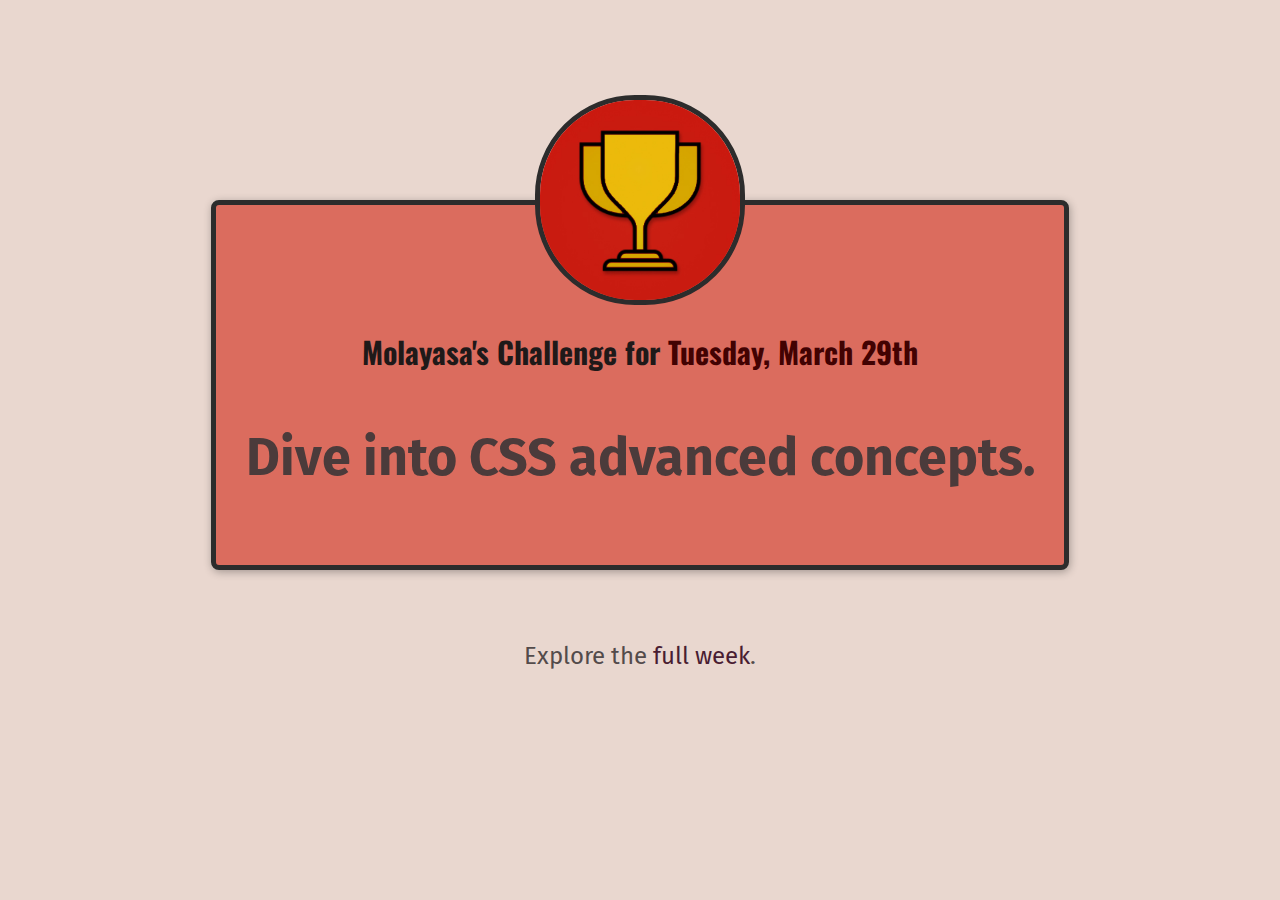
<file: challenges_page/index.html>
<!DOCTYPE html>
<html lang="en">
  <head>
    <meta charset="UTF-8" />
    <link rel="preconnect" href="https://fonts.gstatic.com" />
    <link
      href="https://fonts.googleapis.com/css2?family=Fira+Sans:wght@400;700&family=Oswald:wght@700&display=swap"
      rel="stylesheet"
    />
    <link href="styles/shared.css" rel="stylesheet" />
    <link href="styles/daily-challenge.css" rel="stylesheet" />
    <title>My Daily Challenge</title>
  </head>
  <body>
    <main>
      <img src="images/challenges-trophy.jpg" alt="A trophy" />
      <h1>Molayasa's Challenge for <span>Tuesday, March 29th</span></h1>

      <p id="todays-challenge">
        Dive into CSS advanced concepts.
      </p>
    </main>

    <footer>
      <p>Explore the <a href="full-week.html">full week</a>.</p>
    </footer>
  </body>
</html>
</file>
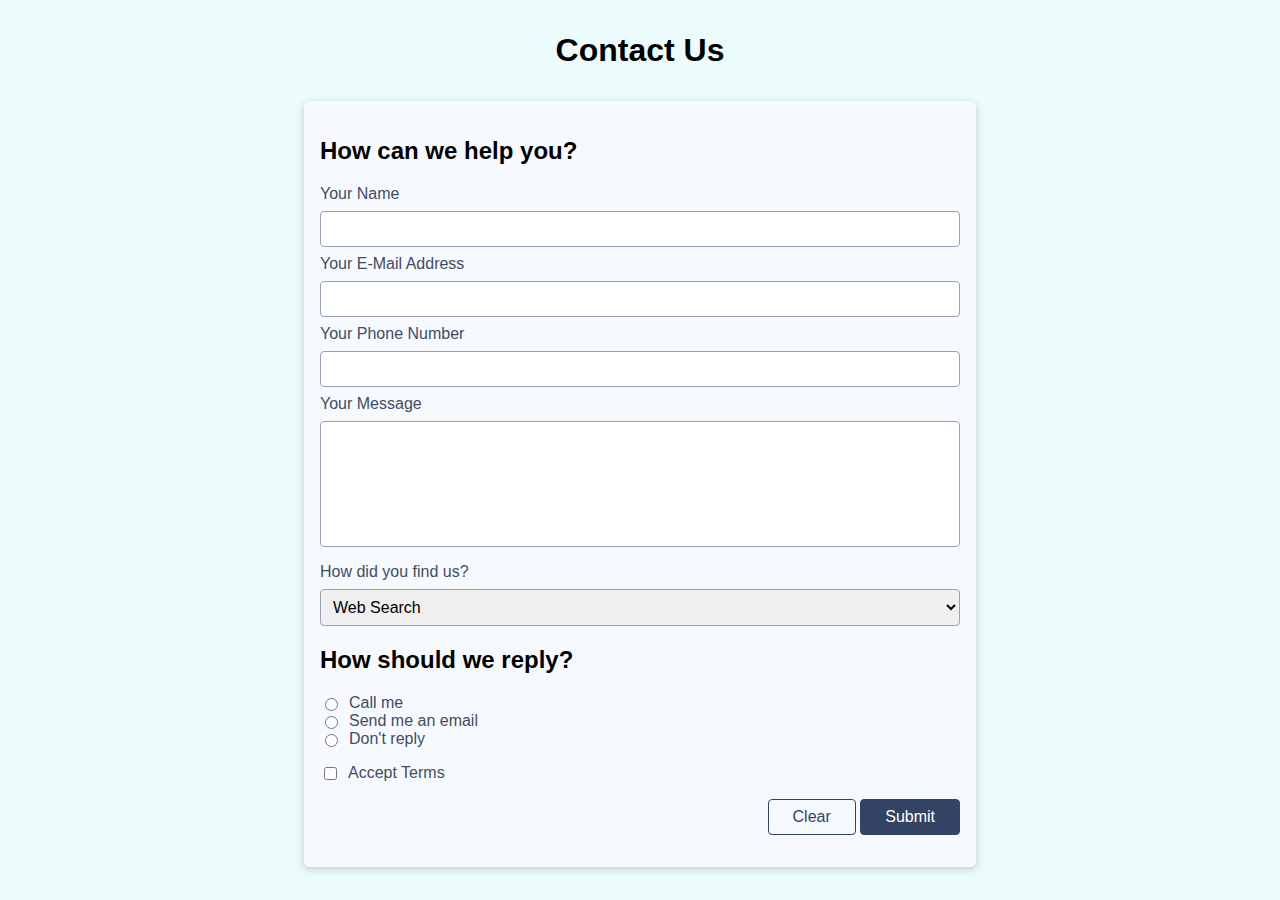
<file: forms/index.html>
<!DOCTYPE html>
<html lang="en">
  <head>
    <meta charset="UTF-8" />
    <meta name="viewport" content="width=device-width, initial-scale=1.0" />
    <title>Forms Challenge</title>
    <link rel="stylesheet" href="styles.css" />
  </head>
  <body>
    <header>
      <h1>Contact Us</h1>
    </header>
    <main>
      <form action="/challenge" method="GET">
        <section>
          <h2>How can we help you?</h2>
          <ul>
            <li>
              <label for="username">Your Name</label>
              <input type="text" id="username" name="username" required />
            </li>
            <li>
              <label for="email">Your E-Mail Address</label>
              <input type="email" id="email" name="email" required />
            </li>
            <li>
              <label for="phone">Your Phone Number</label>
              <input
                type="tel"
                id="phone"
                name="phone"
                required
                minlength="5"
              />
            </li>
            <li>
              <label for="message">Your Message</label>
              <textarea
                id="message"
                name="message"
                required
                minlength="10"
                maxlength="200"
                rows="6"
              ></textarea>
            </li>
          </ul>
        </section>
        <section>
          <label for="channel">How did you find us?</label>
          <select name="channel" id="channel" required>
            <option value="search">Web Search</option>
            <option value="word-of-mouth">Word of Mouth</option>
            <option value="other">Other</option>
          </select>
        </section>
        <section>
          <h2>How should we reply?</h2>
          <ul>
            <li class="inline-control">
              <input
                type="radio"
                name="reply"
                id="reply-phone"
                value="phone"
                required
              />
              <label for="reply-phone">Call me</label>
            </li>
            <li class="inline-control">
              <input
                type="radio"
                name="reply"
                id="reply-email"
                value="email"
                required
              />
              <label for="reply-email">Send me an email</label>
            </li>
            <li class="inline-control">
              <input
                type="radio"
                name="reply"
                id="reply-none"
                value="none"
                required
              />
              <label for="reply-none">Don't reply</label>
            </li>
          </ul>
        </section>
        <section class="inline-control">
          <input
            type="checkbox"
            name="accept-terms"
            id="accept-terms"
            required
          />
          <label for="accept-terms">Accept Terms</label>
        </section>
        <section id="form-actions">
          <button type="reset" class="btn-empty">Clear</button>
          <button type="submit" class="btn-filled">Submit</button>
        </section>
      </form>
    </main>
  </body>
</html>
</file>
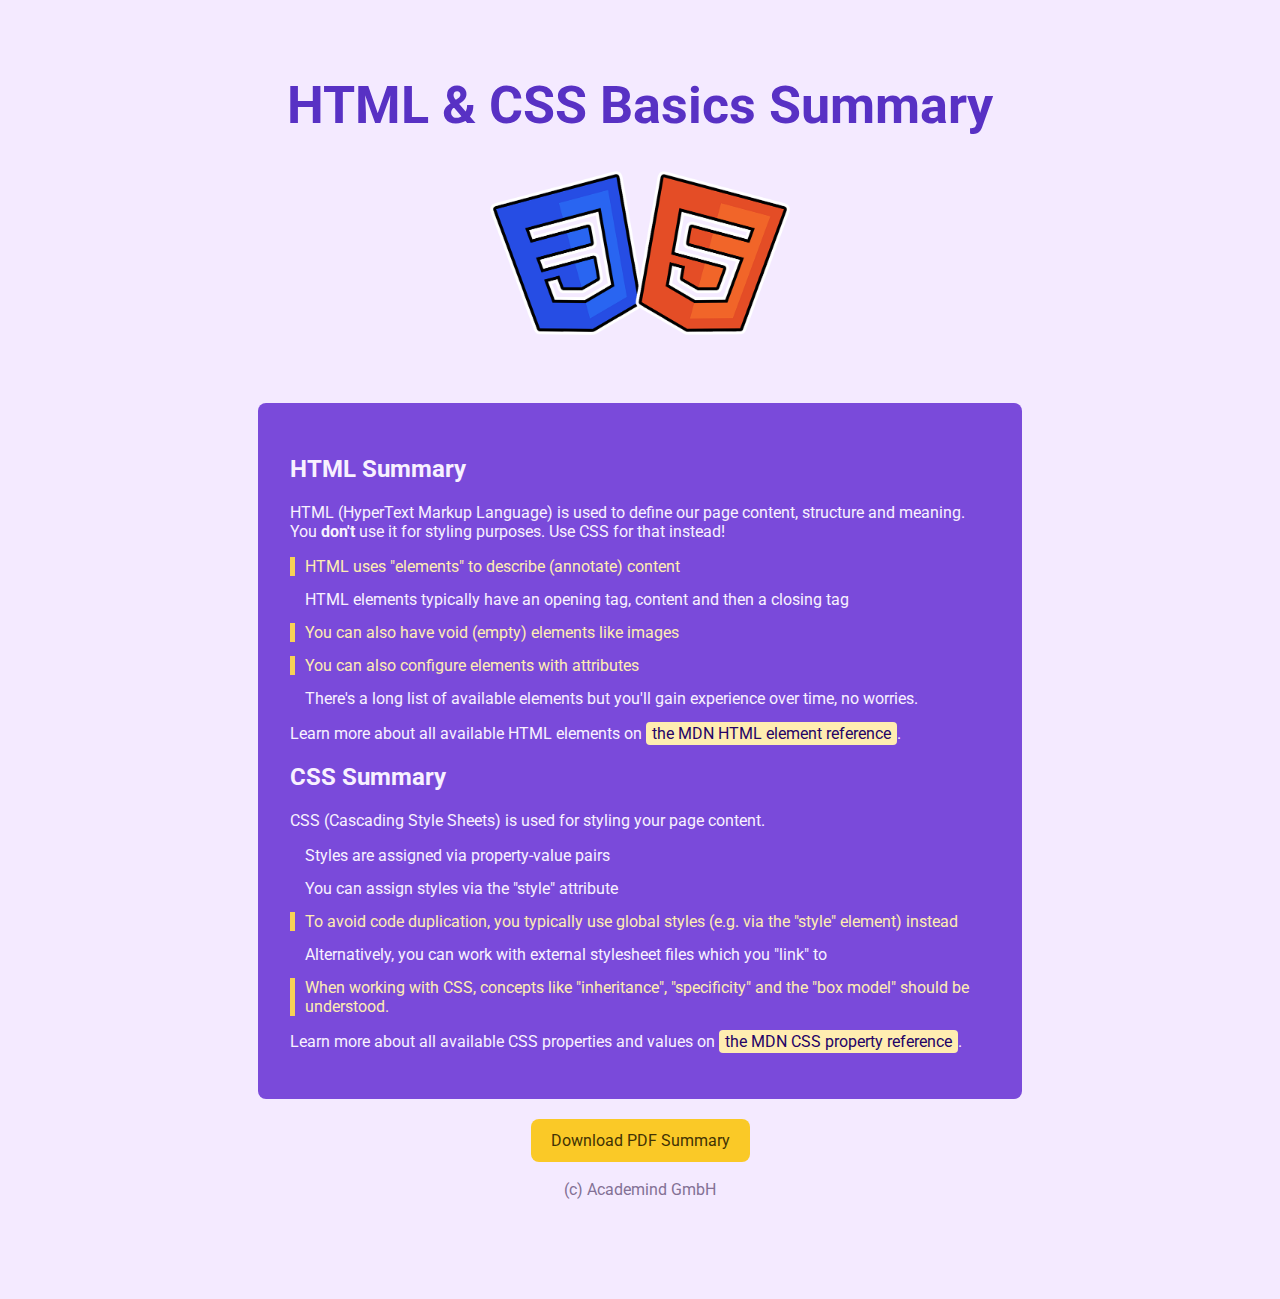
<file: html_css_basics_summary/index.html>
<!DOCTYPE html>
<html lang="en">
  <head>
    <meta charset="UTF-8" />
    <title>HTML & CSS Basics Summary</title>
    <link rel="preconnect" href="https://fonts.gstatic.com" />
    <link
      href="https://fonts.googleapis.com/css2?family=Roboto:wght@400;900&display=swap"
      rel="stylesheet"
    />
    <link rel="stylesheet" href="styles/styles.css" />
  </head>
  <body>
    <header>
      <h1>HTML & CSS Basics Summary</h1>
      <img src="images/html-css.png" alt="HTML and CSS logos" />
    </header>
    <main>
      <section>
        <h2>HTML Summary</h2>
        <p>
          HTML (HyperText Markup Language) is used to define our page content,
          structure and meaning. You <strong>don't</strong> use it for styling
          purposes. Use CSS for that instead!
        </p>
        <ul id="html-list">
          <li class="extra-important">
            HTML uses "elements" to describe (annotate) content
          </li>
          <li>
            HTML elements typically have an opening tag, content and then a
            closing tag
          </li>
          <li class="extra-important">
            You can also have void (empty) elements like images
          </li>
          <li class="extra-important">
            You can also configure elements with attributes
          </li>
          <li>
            There's a long list of available elements but you'll gain experience
            over time, no worries.
          </li>
        </ul>
        <p>
          Learn more about all available HTML elements on
          <a href="https://developer.mozilla.org/en-US/docs/Web/HTML/Element"
            >the MDN HTML element reference</a
          >.
        </p>
      </section>

      <section>
        <h2>CSS Summary</h2>
        <p>
          CSS (Cascading Style Sheets) is used for styling your page content.
        </p>
        <ul id="css-list">
          <li>Styles are assigned via property-value pairs</li>
          <li>You can assign styles via the "style" attribute</li>
          <li class="extra-important">
            To avoid code duplication, you typically use global styles (e.g. via
            the "style" element) instead
          </li>
          <li>
            Alternatively, you can work with external stylesheet files which you
            "link" to
          </li>
          <li class="extra-important">
            When working with CSS, concepts like "inheritance", "specificity"
            and the "box model" should be understood.
          </li>
        </ul>
        <p>
          Learn more about all available CSS properties and values on
          <a href="https://developer.mozilla.org/en-US/docs/Web/CSS/Reference"
            >the MDN CSS property reference</a
          >.
        </p>
      </section>
    </main>
    <footer>
      <a href="pdfs/html-css-basics-summary.pdf" target="_blank"
        >Download PDF Summary</a
      >
      <p>(c) Academind GmbH</p>
    </footer>
  </body>
</html>
</file>
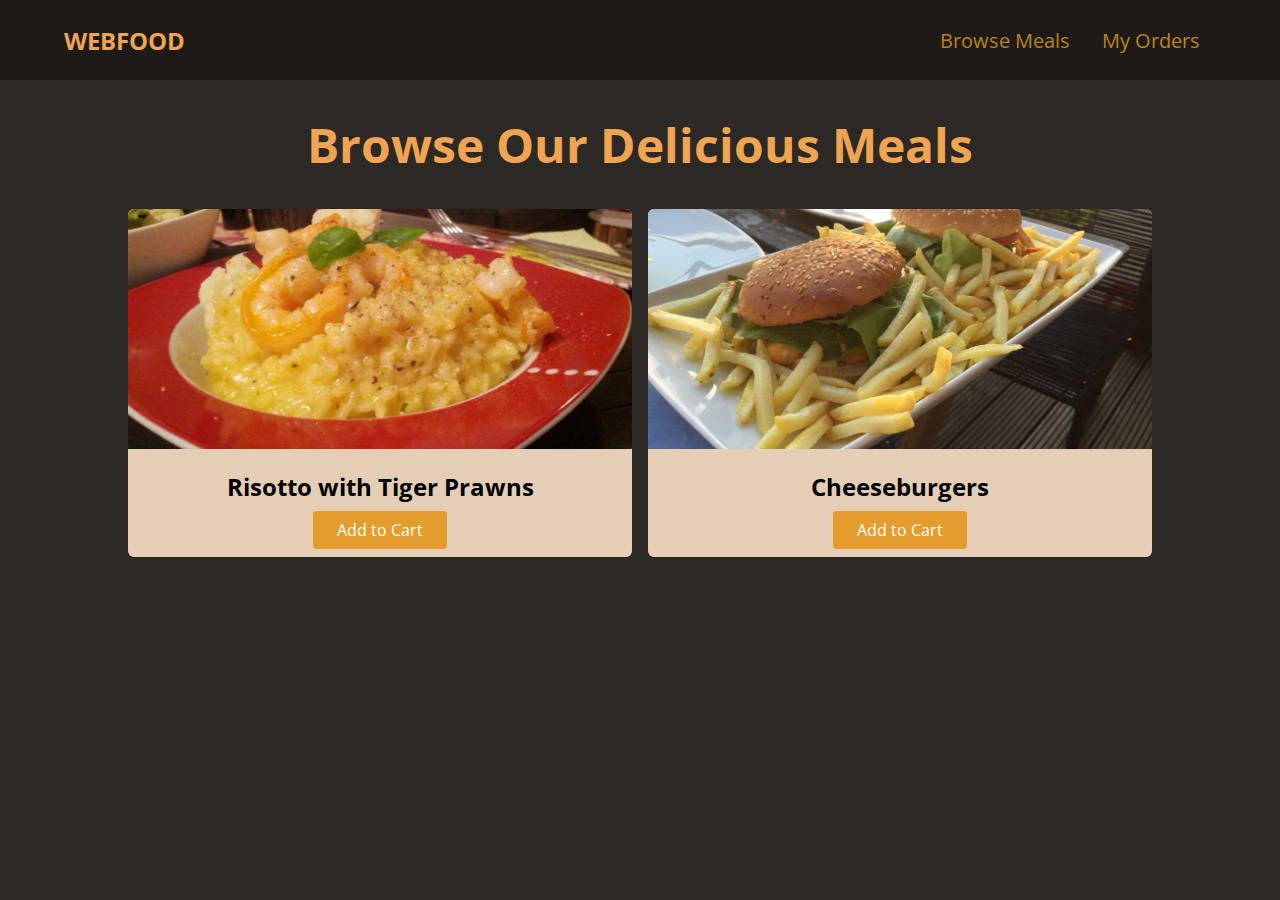
<file: responsive_web_design/index.html>
<!DOCTYPE html>
<html lang="en">
  <head>
    <meta charset="UTF-8" />
    <meta http-equiv="X-UA-Compatible" content="IE=edge" />
    <meta name="viewport" content="width=device-width, initial-scale=1.0" />
    <title>WebFood</title>
    <link rel="preconnect" href="https://fonts.gstatic.com" />
    <link
      href="https://fonts.googleapis.com/css2?family=Open+Sans:wght@400;700&display=swap"
      rel="stylesheet"
    />
    <link rel="stylesheet" href="styles.css">
  </head>
  <body>
    <header id="main-header">
      <a href="index.html" id="logo">WebFood</a>
      <nav>
        <ul>
          <li>
            <a href="">Browse Meals</a>
          </li>
          <li>
            <a href="">My Orders</a>
          </li>
        </ul>
      </nav>
      <a href="#side-drawer" class="menu-btn">
        <span></span>
        <span></span>
        <span></span>
      </a>
    </header>
    <aside id="side-drawer">
      <header>
        <a href="#" class="menu-btn">
          <span></span>
          <span></span>
          <span></span>
        </a>
      </header>
      <nav>
        <ul>
          <li>
            <a href="">Browse Meals</a>
          </li>
          <li>
            <a href="">My Orders</a>
          </li>
        </ul>    
      </nav>
    </aside>
    <main>
      <h1>Browse Our Delicious Meals</h1>
      <section id="latest-products">
        <ul>
          <li class="food-item">
            <article>
              <img
                src="images/risotto.jpg"
                alt="Delicious risotto with tiger prawns"
              />
              <div class="food-item-content">
                <h2>Risotto with Tiger Prawns</h2>
                <a href="" class="btn">Add to Cart</a>
              </div>
            </article>
          </li>
          <li class="food-item">
            <article>
              <img
                src="images/cheeseburgers.jpg"
                alt="Classic cheeseburgers with fries"
              />
              <div class="food-item-content">
                <h2>Cheeseburgers</h2>
                <a href="" class="btn">Add to Cart</a>
              </div>
            </article>
          </li>
        </ul>
      </section>
    </main>
  </body>
</html>
</file>
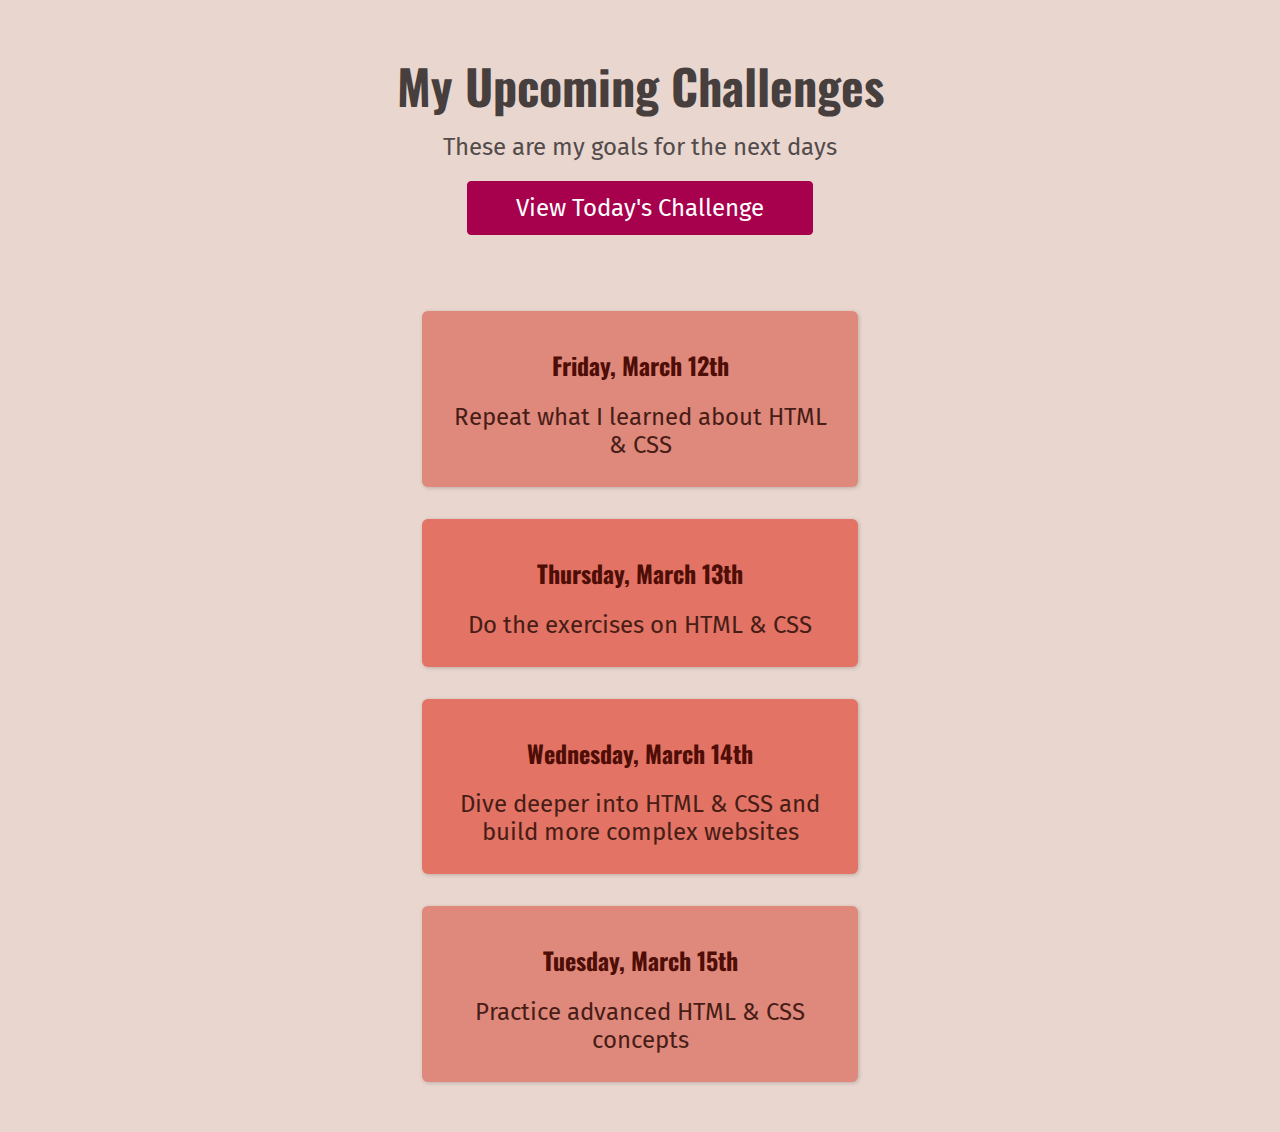
<file: challenges_page/full-week.html>
<!DOCTYPE html>
<html lang="en">
  <head>
    <meta charset="UTF-8" />
    <title>My Upcoming Challenges</title>
    <link rel="preconnect" href="https://fonts.gstatic.com" />
    <link
      href="https://fonts.googleapis.com/css2?family=Fira+Sans:wght@400;700&family=Oswald:wght@700&display=swap"
      rel="stylesheet"
    />
    <link href="styles/shared.css" rel="stylesheet" />
    <link href="styles/full-week.css" rel="stylesheet" />
  </head>
  <body>
    <header>
      <h1>My Upcoming Challenges</h1>
      <p id="description">These are my goals for the next days</p>
      <a href="index.html">View Today's Challenge</a>
    </header>

    <main>
      <ol>
        <li>
          <h2>Friday, March 12th</h2>
          <p>Repeat what I learned about HTML & CSS</p>
        </li>
        <li class="highlight-goal">
          <h2>Thursday, March 13th</h2>
          <p>Do the exercises on HTML & CSS</p>
        </li>
        <li class="highlight-goal">
          <h2>Wednesday, March 14th</h2>
          <p>Dive deeper into HTML & CSS and build more complex websites</p>
        </li>
        <li>
          <h2>Tuesday, March 15th</h2>
          <p>Practice advanced HTML & CSS concepts</p>
        </li>
      </ol>
    </main>

    <footer>
      <!-- Add Footer content here -->
    </footer>
  </body>
</html>
</file>
<file: challenges_page/styles/shared.css>
body {
  background-color: rgb(233, 215, 207);
  text-align: center;
  color: rgb(83, 75, 75);
  margin: 50px;
}

h1 {
  font-family: 'Oswald', sans-serif;
}

p {
  font-family: 'Fira Sans', sans-serif;
  font-size: 24px;
}

a {
  font-family: 'Fira Sans', sans-serif;
  text-decoration: none;
  color: rgb(167, 1, 78);
}

a:hover {
  text-decoration: underline;
}
</file>
<file: challenges_page/styles/daily-challenge.css>
main {
  width: 800px;
  margin: 200px auto 72px auto;
  background-color: rgb(219, 108, 94);
  padding: 24px;
  border: 5px solid rgb(44, 44, 44);
  border-radius: 8px;
  box-shadow: 1px 2px 8px rgba(0, 0, 0, 0.3);
}

img {
  width: 200px;
  height: 200px;
  border-radius: 100px;
  border: 5px solid rgb(44, 44, 44);
  margin-top: -134px;
}

h1 {
  font-size: 30px;
  color: rgb(31, 25, 25);
}

a {
  color: rgb(73, 29, 50);
}

span {
  color: rgb(66, 2, 2);
}

#todays-challenge {
  color: rgb(75, 59, 59);
  font-weight: bold;
  font-size: 52px;
}
</file>
<file: forms/styles.css>
body {
  font-family: sans-serif;
  background-color: rgb(236, 252, 253);
}

h1 {
  text-align: center;
  margin: 2rem;
}

form {
  width: 40rem;
  margin: auto;
  background-color: rgb(246, 250, 255);
  padding: 1rem;
  box-shadow: 0 2px 8px rgba(0, 0, 0, 0.2);
  border-radius: 6px;
}

section {
  margin-bottom: 1rem;
}

ul {
  list-style: none;
  margin: 0;
  padding: 0;
}

label {
  color: rgb(66, 76, 97);
  display: block;
  margin: 0.5rem 0;
}

input,
textarea,
select {
  font: inherit;
  padding: 0.5rem;
  border: 1px solid rgb(152, 159, 184);
  width: 100%;
  display: block;
  border-radius: 4px;
  box-sizing: border-box;
}

textarea {
  resize: none;
}

input:focus,
textarea:focus {
  background-color: rgb(217, 227, 247);
}

button {
  font: inherit;
  border: 1px solid rgb(51, 67, 100);
  padding: 0.5rem 1.5rem;
  border-radius: 4px;
  cursor: pointer;
}

#form-actions {
  text-align: right;
}

.btn-filled {
  background-color: rgb(51, 67, 100);
  color: white;
}

.btn-empty {
  background-color: transparent;
  color: rgb(51, 67, 100);
}

.btn-filled:hover {
  background-color: rgb(69, 89, 129);
  border-color: rgb(69, 89, 129);
}

.btn-empty:hover {
  background-color: rgb(208, 215, 230);
}

.inline-control {
  display: flex;
}

.inline-control label {
  margin: 0;
  margin-left: 0.5rem;
}

.inline-control input {
  width: auto;
}
</file>
<file: html_css_basics_summary/styles/styles.css>
body {
  font-family: 'Roboto', sans-serif;
  background-color: rgb(244, 234, 255);
}

h1 {
  font-size: 52px;
  color: rgb(88, 49, 196);
}

header {
  text-align: center;
  padding: 32px;
}

header img {
  width: 300px;
}

main {
  background-color: rgb(122, 74, 218);
  padding: 32px;
  margin: 32px auto;
  width: 700px;
  border-radius: 8px;
  color: rgb(248, 241, 255);
}

ul {
  margin: 0;
  padding: 0;
  list-style: none;
}

li {
  margin: 14px 0;
  padding-left: 10px;
  border-left: 5px solid transparent;
}

a {
  text-decoration: none;
  color: rgb(36, 3, 102);
  background-color: rgb(255, 237, 177);
  padding: 2px 6px;
  border-radius: 4px;
}

a:hover,
a:active {
  background-color: rgb(250, 201, 39);
}

footer {
  text-align: center;
  margin-bottom: 100px;
}

footer p {
  color: rgb(131, 113, 149);
  margin-top: 30px;
}

footer a {
  padding: 12px 20px;
  border-radius: 8px;
  background-color: rgb(250, 201, 39);
  color: rgb(66, 51, 4);
}

footer a:hover,
footer a:active {
  background-color: rgb(255, 186, 58);
}

.extra-important {
  color: rgb(255, 237, 177);
  border-color: rgb(247, 209, 85);
}

.highlight {
  font-weight: bold;
}
</file>
<file: responsive_web_design/styles.css>
body {
  font-family: "Open Sans", sans-serif;
  margin: 0;
  background-color: rgb(44, 41, 38);
}

a {
  text-decoration: none;
}

#main-header {
  height: 5rem;
  display: flex;
  justify-content: space-between;
  align-items: center;
  background-color: rgb(29, 26, 24);
  padding: 0 5%;
}

#logo {
  font-size: 1.5rem;
  font-weight: bold;
  color: rgb(238, 164, 80);
  text-transform: uppercase;
}

.menu-btn {
  width: 3rem;
  height: 3rem;
  display: flex;
  flex-direction: column;
  justify-content: space-around;
  display: none;
}

.menu-btn span {
  width: 100%;
  height: 3px;
  background-color: white;
}

#main-header ul {
  list-style: none;
  display: flex;
  margin: 0;
  padding: 0;
}

#main-header li {
  margin: 0 1rem;
}

#main-header nav a {
  color: rgb(185, 131, 31);
  font-size: 1.25rem;
}

#main-header nav a:hover {
  color: rgb(228, 163, 44);
}

#side-drawer {
  width: 100%;
  height: 100%;
  background-color: rgb(29, 26, 27);
  position: fixed;
  top: 0;
  left: 0;
  display: none;
}

#side-drawer:target {
  display: block;
}

#side-drawer header {
  height: 5rem;
  display: flex;
  justify-content: flex-end;
  align-items: center;
  padding: 0 5%;
}

#side-drawer ul {
  list-style: none;
  margin: 0;
  padding: 4rem 1rem;
  display: flex;
  flex-direction: column;
  align-items: center;
}

#side-drawer li {
  margin: 1rem 0;
}

#side-drawer a {
  color: rgb(253, 239, 213);
  font-size: 2rem;
}

main h1 {
  text-align: center;
  color: rgb(238, 164, 80);
  font-size: 3rem;
}

#latest-products {
  width: 80%;
  margin: 2rem auto;
}

#latest-products ul {
  display: grid;
  grid-template-columns: 1fr 1fr;
  gap: 1rem;
  margin: 0;
  padding: 0;
  list-style: none;
}

.food-item {
  background-color: rgb(228, 206, 182);
  border-radius: 6px;
  overflow: hidden;
}

.food-item img {
  height: 15rem;
  width: 100%;
  object-fit: cover;
}

.food-item-content {
  padding: 1rem;
  text-align: center;
}

.food-item h2 {
  margin: 0 0 1rem 0;
}

.btn {
  background-color: rgb(228, 157, 44);
  color: white;
  border-radius: 4px;
  padding: 0.5rem 1.5rem;
}

.btn:hover {
  background-color: rgb(221, 134, 34);
}

@media (max-width: 48rem) {
  #main-header nav {
    display: none;
  }

  .menu-btn {
    display: flex;
  }

  main h1 {
    font-size: 1.5rem;
  }

  #latest-products ul {
    grid-template-columns: 100%;
  }
}
</file>
<file: challenges_page/styles/full-week.css>
header {
  margin-bottom: 64px;
}

h1 {
  font-size: 48px;
  color: rgb(71, 62, 62);
  margin: 12px 0;
}

#description {
  margin: 8px;
}

/* header p {
  margin-bottom: 36px;
} */

a {
  padding: 12px 48px;
  background-color: rgb(167, 1, 78);
  color: white;
  border: 1px solid rgb(167, 1, 78);
  border-radius: 4px;
  font-size: 24px;
  display: inline-block;
  margin: 12px 0;
}

a:hover {
  background-color: rgb(180, 12, 90);
  text-decoration: none;
}

ol {
  list-style: none;
  width: 500px;
  margin: 36px auto 0 auto;
  padding: 0;
}

li {
  padding: 16px;
  box-shadow: 1px 1px 4px rgba(0, 0, 0, 0.2);
  margin: 32px;
  background-color: rgb(223, 136, 124);
  border-radius: 6px;
}

h2 {
  color: rgb(78, 13, 5);
  font-family: "Oswald", sans-serif;
}

main p {
  margin: 12px;
  color: rgb(71, 29, 22);
}

.highlight-goal {
  background-color: rgb(226, 115, 101);
}
</file>
